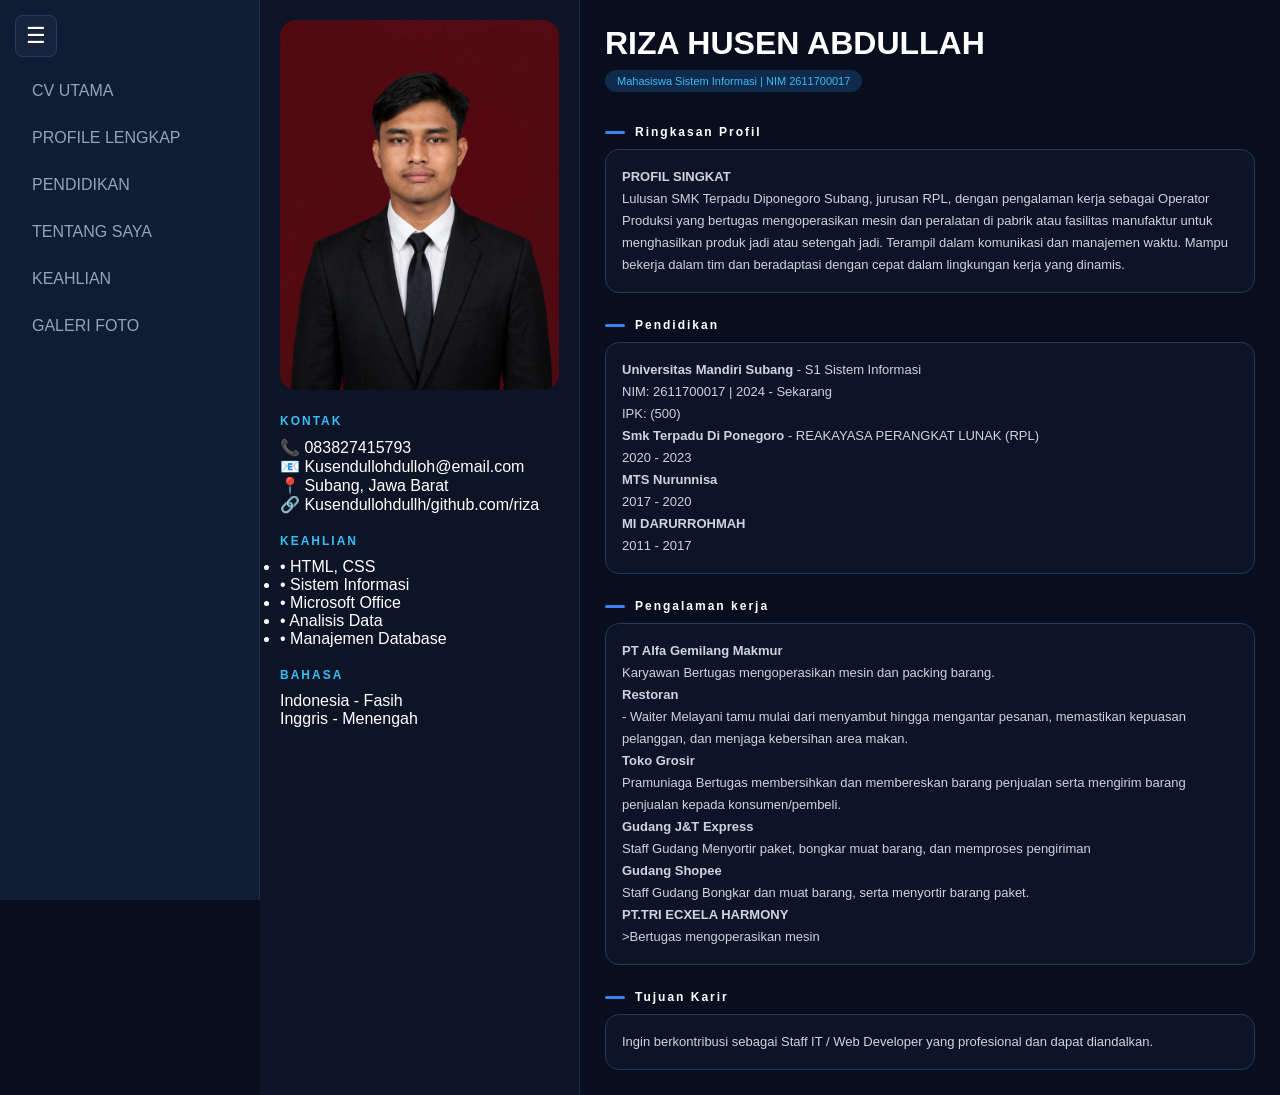
<file: index.html>
<!DOCTYPE html>
<html>
<head>
<title>CV - Riza Husen Abdullah</title>
   <meta property="og:title" content="cv riza ">
  <meta property="og:type" content="website">
  <meta property="og:image" content="https://kusendullohdulloh-beep.github.io/rizahusen/riza.jpg">
  <meta property="og:url" content="https://kusendullohdulloh-beep.github.io/rizahusen/">
  <meta property="og:description" content="Halo, saya riza. Ini adalah website CV saya, klik untuk lihat foto-foto saya.">
<link rel="stylesheet" href="style.css">
<link rel="icon" type="image/jpeg" href="riza.jpg">
</head>
<body>
  <button id="hamburger">☰</button>
<div id="overlay"></div>
<div class="navbar-cv" id="navbarCv">
  <a href="index.html">CV UTAMA</a>
  <a href="profile.html">PROFILE LENGKAP</a>
  <a href="education.html">PENDIDIKAN</a>
  <a href="about-me.html">TENTANG SAYA</a>
  <a href="hobies.html">KEAHLIAN</a>
  <a href="foto.html">GALERI FOTO</a>
</div>
<div class="cv-wrapper">
  <div class="sidebar">
    <img src="riza.jpg" class="foto-cv">
    <h2>KONTAK</h2>
    <p>📞 083827415793<br>📧 Kusendullohdulloh@email.com<br>📍 Subang, Jawa Barat<br>🔗  Kusendullohdullh/github.com/riza</p>
    <h2>KEAHLIAN</h2>
    <ul><li>• HTML, CSS</li><li>• Sistem Informasi</li><li>• Microsoft Office</li><li>• Analisis Data</li><li>• Manajemen Database</li></ul>
    <h2>BAHASA</h2>
    <p>Indonesia - Fasih<br>Inggris - Menengah</p>
  </div>
  <div class="main">
    <h1>RIZA HUSEN ABDULLAH</h1>
    <div class="job-title">Mahasiswa Sistem Informasi | NIM 2611700017</div>
    
    <div class="section-title">Ringkasan Profil</div>
    <div class="info-box"><b>PROFIL SINGKAT</b><br>
Lulusan SMK Terpadu Diponegoro Subang, jurusan RPL, dengan pengalaman kerja sebagai Operator Produksi yang bertugas mengoperasikan mesin dan peralatan di pabrik atau fasilitas manufaktur untuk menghasilkan produk jadi atau setengah jadi. Terampil dalam komunikasi dan manajemen waktu. Mampu bekerja dalam tim dan beradaptasi dengan cepat dalam lingkungan kerja yang dinamis.</div>
   
    <div class="section-title">Pendidikan</div>
    <div class="info-box"><b>Universitas Mandiri Subang</b> - S1 Sistem Informasi<br>NIM: 2611700017 | 2024 - Sekarang<br>IPK: (500)
    <br><b>Smk Terpadu Di Ponegoro </b>- REAKAYASA PERANGKAT LUNAK (RPL)<br>2020 - 2023<br><b>MTS Nurunnisa</b><br>2017 - 2020<br><b>MI DARURROHMAH</b><br>2011 - 2017</div>
    
    <div class="section-title">Pengalaman kerja</div>
    <div class="info-box"><b>PT Alfa Gemilang Makmur</b><br>Karyawan
Bertugas mengoperasikan mesin dan packing barang.<br><b>Restoran</b><br>- Waiter
Melayani tamu mulai dari menyambut hingga mengantar pesanan, memastikan kepuasan pelanggan, dan menjaga kebersihan area makan.<br><b>Toko Grosir</b><br>Pramuniaga
Bertugas membersihkan dan membereskan barang penjualan serta mengirim barang penjualan kepada konsumen/pembeli.<br><b>Gudang J&T Express </b><br>Staff Gudang
Menyortir paket, bongkar muat barang, dan memproses pengiriman<br><b>Gudang Shopee </b><br>Staff Gudang
Bongkar dan muat barang, serta menyortir barang paket.<br><b>PT.TRI ECXELA HARMONY</b><br>>Bertugas mengoperasikan mesin</div>
    
    <div class="section-title">Tujuan Karir</div>
    <div class="info-box">Ingin berkontribusi sebagai Staff IT / Web Developer yang profesional dan dapat diandalkan.</div>
  </div>
</div>
<script>
const nb=document.getElementById('navbarCv');
const ov=document.getElementById('overlay');
const wrap=document.querySelector('.cv-wrapper');
document.getElementById('hamburger').onclick=()=>{
  nb.classList.toggle('hide'); nb.classList.toggle('show');
  ov.classList.toggle('show'); wrap.classList.toggle('full');
};
ov.onclick=()=>{
  nb.classList.add('hide'); nb.classList.remove('show');
  ov.classList.remove('show'); wrap.classList.add('full');
};
if(window.innerWidth<=768){ nb.classList.add('hide'); wrap.classList.add('full'); }
</script>
</body>
</html>
</file>
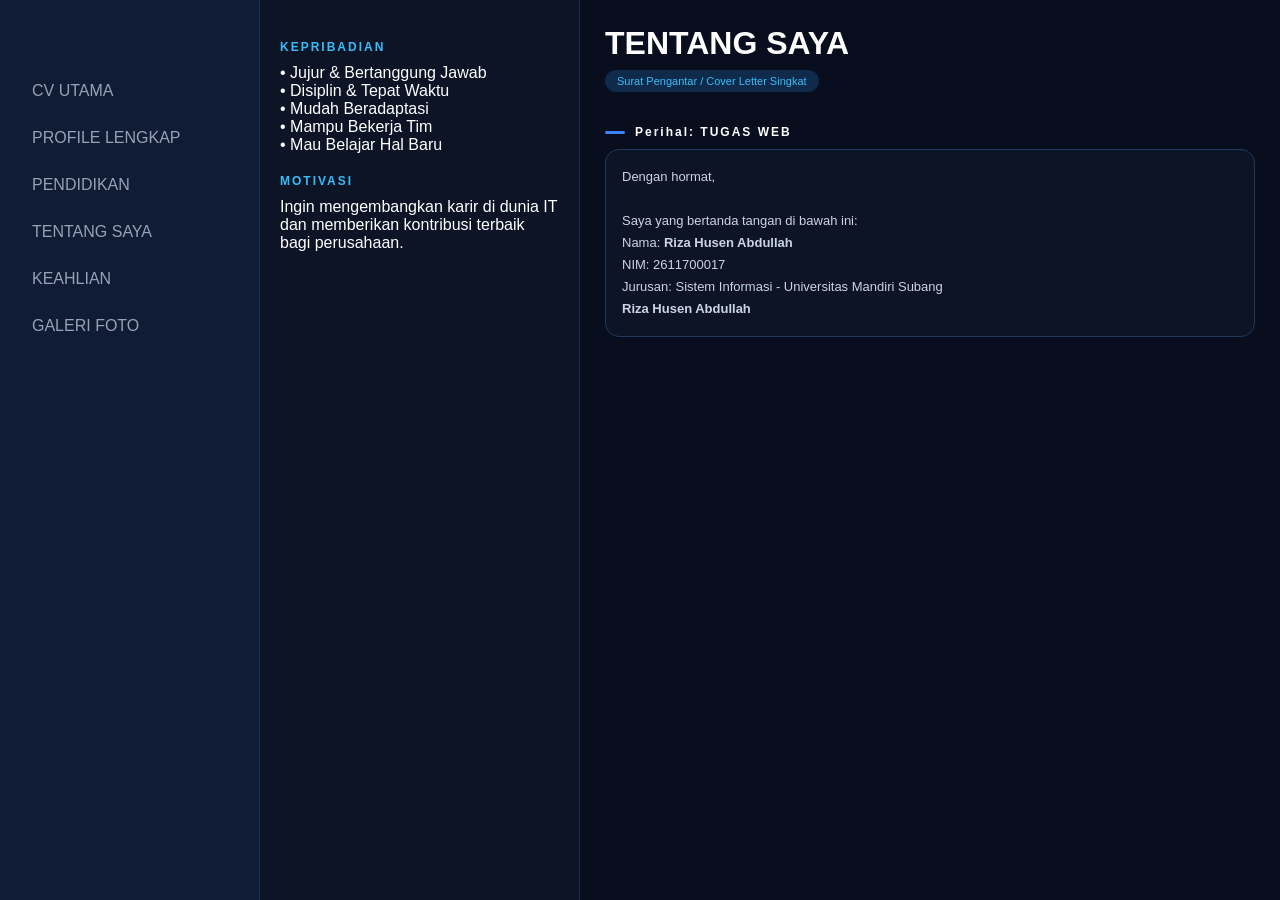
<file: about-me.html>
<!DOCTYPE html>
<html>
<head>
  <title>Tentang Saya - Riza</title>
  <link rel="stylesheet" href="style.css">
  <link rel="icon" type="image/jpeg" href="riza.jpg">
</head>
<body>
<div class="navbar-cv">
  <a href="index.html">CV UTAMA</a>
  <a href="profile.html">PROFILE LENGKAP</a>
  <a href="education.html">PENDIDIKAN</a>
  <a href="about-me.html">TENTANG SAYA</a>
  <a href="hobies.html">KEAHLIAN</a>
  <a href="foto.html">GALERI FOTO</a>
</div>
<div class="cv-wrapper">
  <div class="sidebar">
    <h2>KEPRIBADIAN</h2>
    <p>• Jujur & Bertanggung Jawab<br>• Disiplin & Tepat Waktu<br>• Mudah Beradaptasi<br>• Mampu Bekerja Tim<br>• Mau Belajar Hal Baru</p>
    <h2>MOTIVASI</h2>
    <p>Ingin mengembangkan karir di dunia IT dan memberikan kontribusi terbaik bagi perusahaan.</p>
  </div>
  <div class="main">
    <h1>TENTANG SAYA</h1>
    <div class="job-title">Surat Pengantar / Cover Letter Singkat</div>
    
    <div class="section-title">Perihal: TUGAS WEB </div>
    <div class="info-box">
      Dengan hormat,<br><br>
      Saya yang bertanda tangan di bawah ini:<br>
      Nama: <b>Riza Husen Abdullah</b><br>
      NIM: 2611700017<br>
      Jurusan: Sistem Informasi - Universitas Mandiri Subang<br>
      <b>Riza Husen Abdullah</b>
    </div>
  </div>
</div>
<script>
const nb=document.getElementById('navbarCv');
const ov=document.getElementById('overlay');
const wrap=document.querySelector('.cv-wrapper');
document.getElementById('hamburger').onclick=()=>{
  nb.classList.toggle('hide'); nb.classList.toggle('show');
  ov.classList.toggle('show'); wrap.classList.toggle('full');
};
ov.onclick=()=>{
  nb.classList.add('hide'); nb.classList.remove('show');
  ov.classList.remove('show'); wrap.classList.add('full');
};
if(window.innerWidth<=768){ nb.classList.add('hide'); wrap.classList.add('full'); }
</script>
</body>
</html>
</file>
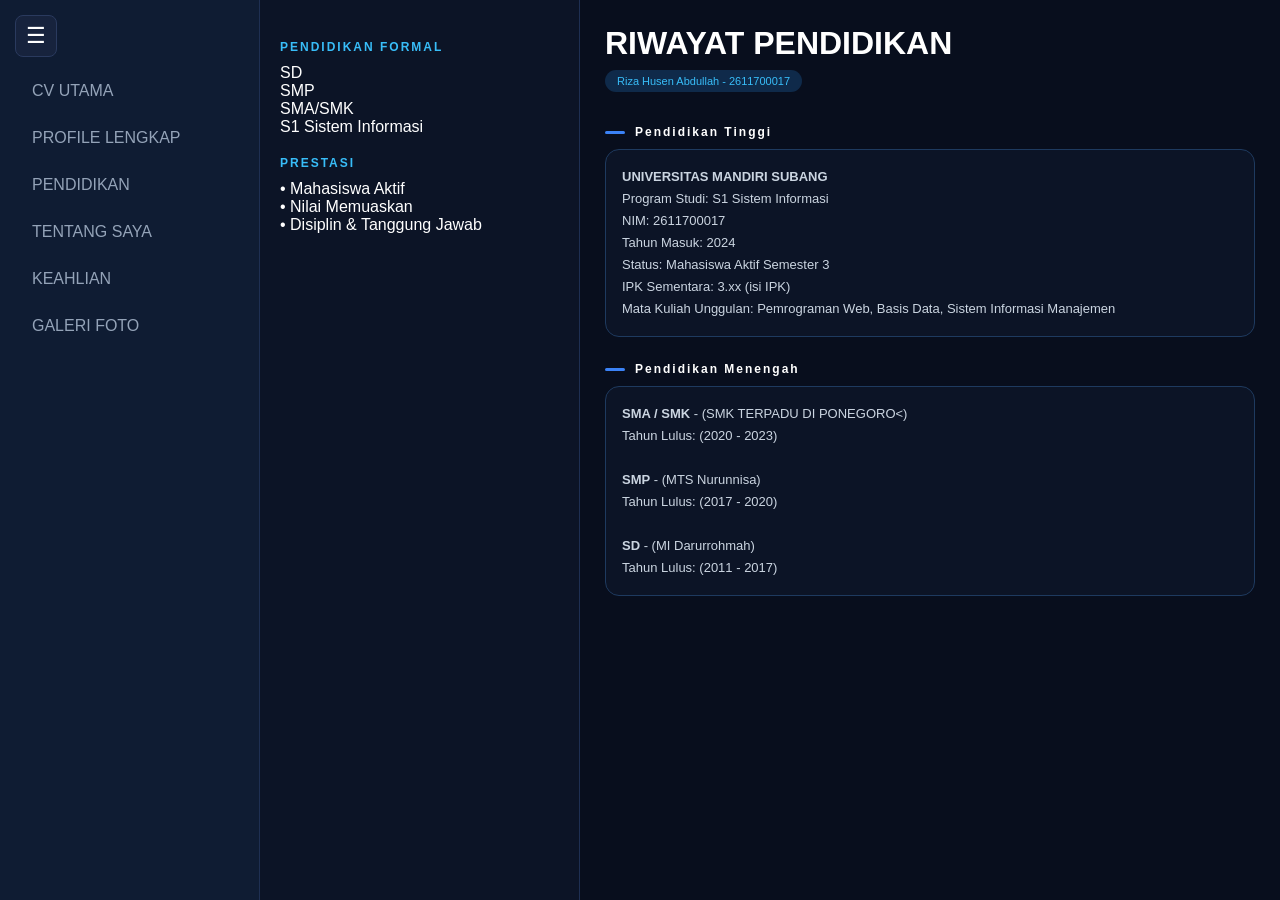
<file: education.html>
<!DOCTYPE html>
<html>
<head>
<title>Pendidikan - Riza</title>
<link rel="stylesheet" href="style.css">
<link rel="icon" type="image/jpeg" href="riza.jpg">
</head>
<body>
 <button id="hamburger">☰</button>
<div id="overlay"></div>
<div class="navbar-cv" id="navbarCv">
  <a href="index.html">CV UTAMA</a>
  <a href="profile.html">PROFILE LENGKAP</a>
  <a href="education.html">PENDIDIKAN</a>
  <a href="about-me.html">TENTANG SAYA</a>
  <a href="hobies.html">KEAHLIAN</a>
  <a href="foto.html">GALERI FOTO</a>
</div>
<div class="cv-wrapper">
  <div class="sidebar">
    <h2>PENDIDIKAN FORMAL</h2>
    <p>SD<br>SMP<br>SMA/SMK<br>S1 Sistem Informasi</p>
    <h2>PRESTASI</h2>
    <p>• Mahasiswa Aktif<br>• Nilai Memuaskan<br>• Disiplin & Tanggung Jawab</p>
  </div>
  <div class="main">
    <h1>RIWAYAT PENDIDIKAN</h1>
    <div class="job-title">Riza Husen Abdullah - 2611700017</div>
    
    <div class="section-title">Pendidikan Tinggi</div>
    <div class="info-box">
      <b>UNIVERSITAS MANDIRI SUBANG</b><br>
      Program Studi: S1 Sistem Informasi<br>
      NIM: 2611700017<br>
      Tahun Masuk: 2024<br>
      Status: Mahasiswa Aktif Semester 3<br>
      IPK Sementara: 3.xx (isi IPK)<br>
      Mata Kuliah Unggulan: Pemrograman Web, Basis Data, Sistem Informasi Manajemen
    </div>

    <div class="section-title">Pendidikan Menengah</div>
    <div class="info-box">
      <b>SMA / SMK</b> - (SMK TERPADU DI PONEGORO<)<br>
      Tahun Lulus: (2020 - 2023)<br><br>
      <b>SMP</b> - (MTS Nurunnisa)<br>
      Tahun Lulus: (2017 - 2020)<br><br>
      <b>SD</b> - (MI Darurrohmah)<br>
      Tahun Lulus: (2011 - 2017)
    </div>
  </div>
</div>
<script>
const nb=document.getElementById('navbarCv');
const ov=document.getElementById('overlay');
const wrap=document.querySelector('.cv-wrapper');
document.getElementById('hamburger').onclick=()=>{
  nb.classList.toggle('hide'); nb.classList.toggle('show');
  ov.classList.toggle('show'); wrap.classList.toggle('full');
};
ov.onclick=()=>{
  nb.classList.add('hide'); nb.classList.remove('show');
  ov.classList.remove('show'); wrap.classList.add('full');
};
if(window.innerWidth<=768){ nb.classList.add('hide'); wrap.classList.add('full'); }
</script>
</body>
</html>
</file>
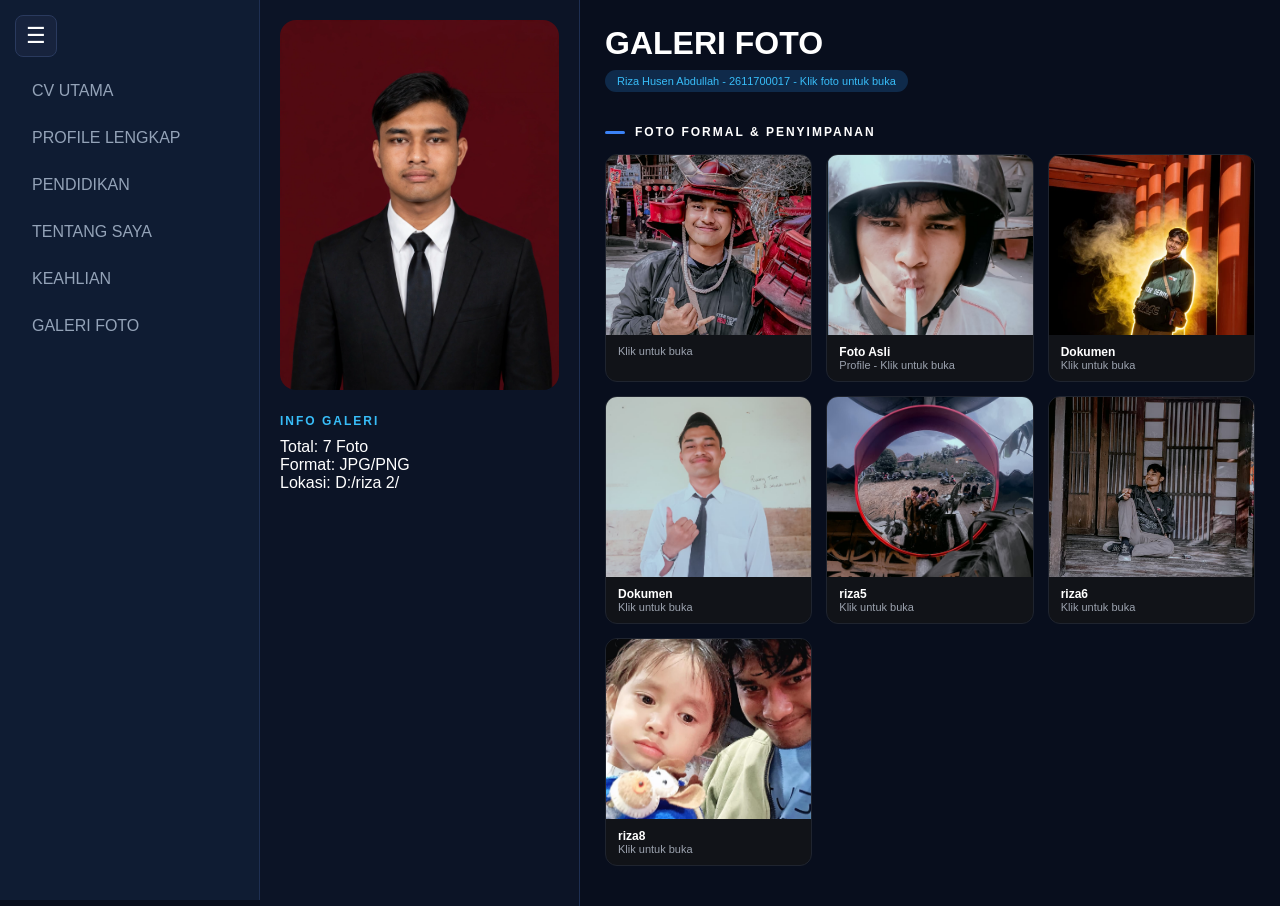
<file: foto.html>
<!DOCTYPE html>
<html>
<head>
<meta charset="UTF-8">
<meta name="viewport" content="width=device-width, initial-scale=1.0">
<title>Galeri Foto - Riza Husen Abdullah</title>
<link rel="stylesheet" href="style.css">
<link rel="icon" type="image/jpeg" href="riza.jpg">
<style>
  .gallery-grid { 
    display:grid; 
    grid-template-columns:repeat(auto-fill,minmax(180px,1fr)); 
    gap:14px; 
    margin:15px 0; 
  }
  .gallery-item { 
    background:#111318; 
    border:1px solid #1f242f; 
    border-radius:12px; 
    overflow:hidden; 
    cursor:pointer; 
    transition:0.2s; 
    text-decoration:none;
    display:block;
  }
  .gallery-item:hover { 
    transform:translateY(-4px); 
    border-color:#2563eb; 
    box-shadow:0 10px 25px rgba(0,0,0,0.5); 
  }
  .gallery-item img { width:100%; height:180px; object-fit:cover; display:block; }
  .gallery-item .caption { padding:10px 12px; font-size:11px; color:#9ca3af; }
  .gallery-item .caption b { color:white; display:block; font-size:12px; }
</style>
</head>
<body>

<button id="hamburger">☰</button>
<div id="overlay"></div>
<div class="navbar-cv" id="navbarCv">
  <a href="index.html">CV UTAMA</a>
  <a href="profile.html">PROFILE LENGKAP</a>
  <a href="education.html">PENDIDIKAN</a>
  <a href="about-me.html">TENTANG SAYA</a>
  <a href="hobies.html">KEAHLIAN</a>
  <a href="foto.html">GALERI FOTO</a>
</div>

<div class="cv-wrapper">
  <div class="sidebar">
    <img src="riza.jpg" class="foto-cv" onerror="this.src='riza4.jpeg'">
    <h2>INFO GALERI</h2>
    <p>
      Total: 7 Foto<br>
      Format: JPG/PNG<br>
      Lokasi: D:/riza 2/<br><br>
    </p>
  </div>

  <div class="main">
    <h1>GALERI FOTO</h1>
    <div class="job-title">Riza Husen Abdullah - 2611700017 - Klik foto untuk buka</div>

    <div class="section-title">FOTO FORMAL & PENYIMPANAN</div>
    
    <div class="gallery-grid">
      <a href="riza1.jpeg" target="_blank" class="gallery-item">
        <img src="riza1.jpeg"><div class="caption">Klik untuk buka</div>
      </a>
      <a href="riza2.jpeg" target="_blank" class="gallery-item">
        <img src="riza2.jpeg"><div class="caption"><b>Foto Asli</b>Profile - Klik untuk buka</div>
      </a>
      <a href="riza3.jpeg" target="_blank" class="gallery-item">
        <img src="riza3.jpeg"><div class="caption"><b>Dokumen</b>Klik untuk buka</div>
      </a>
      <a href="riza4.jpeg" target="_blank" class="gallery-item">
        <img src="riza4.jpeg"><div class="caption"><b>Dokumen</b>Klik untuk buka</div>
      </a>
      <a href="riza5.jpeg" target="_blank" class="gallery-item">
        <img src="riza5.jpeg"><div class="caption"><b>riza5</b>Klik untuk buka</div>
      </a>
      <a href="riza6.jpeg" target="_blank" class="gallery-item">
        <img src="riza6.jpeg"><div class="caption"><b>riza6</b>Klik untuk buka</div>
      </a>
      <a href="riza8.jpeg" target="_blank" class="gallery-item">
        <img src="riza8.jpeg"><div class="caption"><b>riza8</b>Klik untuk buka</div>
      </a>
    </div>

  </div>
</div>
<script>
const nb=document.getElementById('navbarCv');
const ov=document.getElementById('overlay');
const wrap=document.querySelector('.cv-wrapper');
document.getElementById('hamburger').onclick=()=>{
  nb.classList.toggle('hide'); nb.classList.toggle('show');
  ov.classList.toggle('show'); wrap.classList.toggle('full');
};
ov.onclick=()=>{
  nb.classList.add('hide'); nb.classList.remove('show');
  ov.classList.remove('show'); wrap.classList.add('full');
};
if(window.innerWidth<=768){ nb.classList.add('hide'); wrap.classList.add('full'); }
</script>

</body>
</html>
</file>
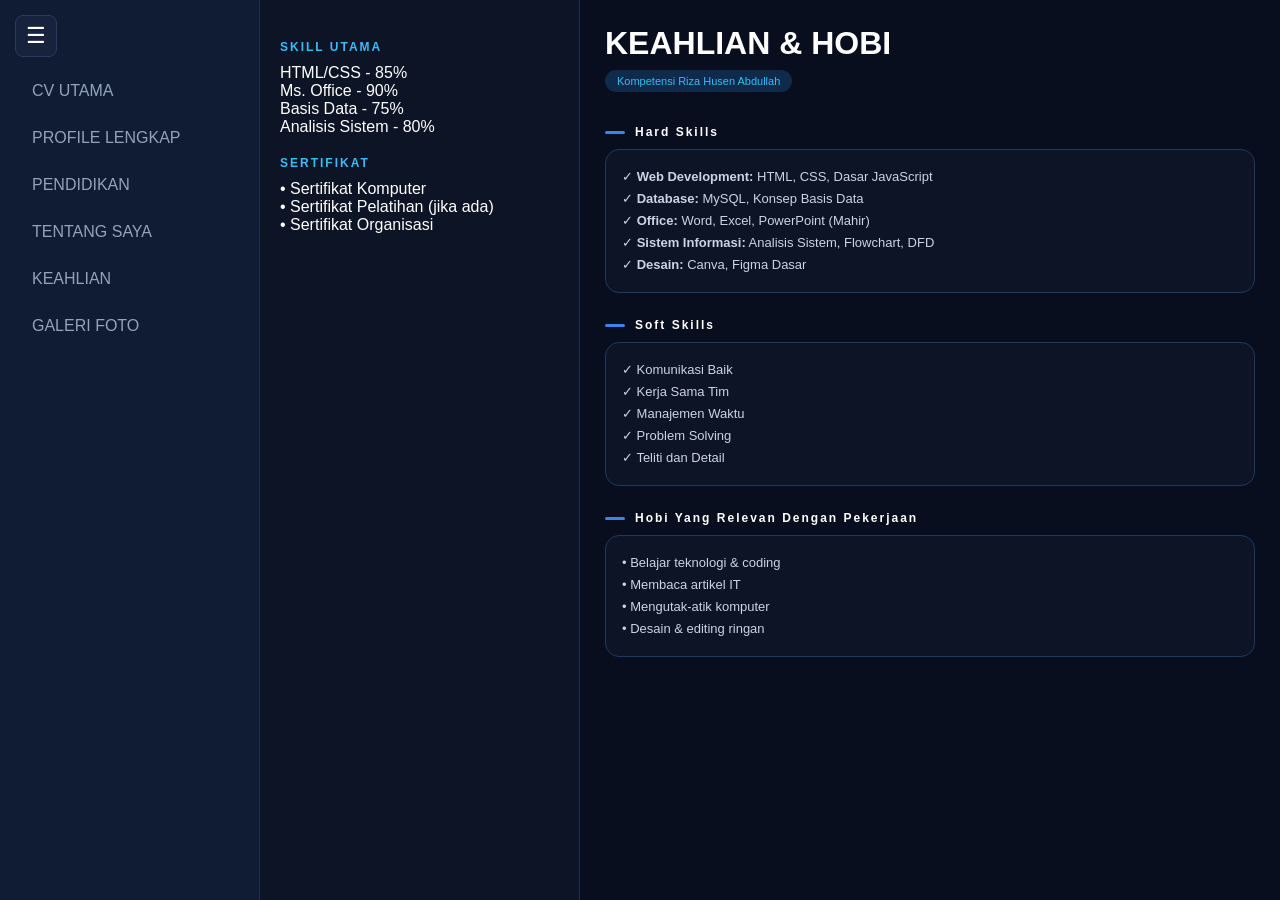
<file: hobies.html>
<!DOCTYPE html>
<html>
<head><title>Keahlian - Riza</title>
  <link rel="stylesheet" href="style.css">
  <link rel="icon" type="image/jpeg" href="riza.jpg">
</head>
<body>
 <button id="hamburger">☰</button>
<div id="overlay"></div>
<div class="navbar-cv" id="navbarCv">
  <a href="index.html">CV UTAMA</a>
  <a href="profile.html">PROFILE LENGKAP</a>
  <a href="education.html">PENDIDIKAN</a>
  <a href="about-me.html">TENTANG SAYA</a>
  <a href="hobies.html">KEAHLIAN</a>
  <a href="foto.html">GALERI FOTO</a>
</div>
<div class="cv-wrapper">
  <div class="sidebar">
    <h2>SKILL UTAMA</h2>
    <p>HTML/CSS - 85%<br>Ms. Office - 90%<br>Basis Data - 75%<br>Analisis Sistem - 80%</p>
    <h2>SERTIFIKAT</h2>
    <p>• Sertifikat Komputer<br>• Sertifikat Pelatihan (jika ada)<br>• Sertifikat Organisasi</p>
  </div>
  <div class="main">
    <h1>KEAHLIAN & HOBI</h1>
    <div class="job-title">Kompetensi Riza Husen Abdullah</div>
    
    <div class="section-title">Hard Skills</div>
    <div class="info-box">
      ✓ <b>Web Development:</b> HTML, CSS, Dasar JavaScript<br>
      ✓ <b>Database:</b> MySQL, Konsep Basis Data<br>
      ✓ <b>Office:</b> Word, Excel, PowerPoint (Mahir)<br>
      ✓ <b>Sistem Informasi:</b> Analisis Sistem, Flowchart, DFD<br>
      ✓ <b>Desain:</b> Canva, Figma Dasar
    </div>

    <div class="section-title">Soft Skills</div>
    <div class="info-box">
      ✓ Komunikasi Baik<br>
      ✓ Kerja Sama Tim<br>
      ✓ Manajemen Waktu<br>
      ✓ Problem Solving<br>
      ✓ Teliti dan Detail
    </div>

    <div class="section-title">Hobi Yang Relevan Dengan Pekerjaan</div>
    <div class="info-box">
      • Belajar teknologi & coding<br>
      • Membaca artikel IT<br>
      • Mengutak-atik komputer<br>
      • Desain & editing ringan
    </div>
  </div>
</div>
<script>
const nb=document.getElementById('navbarCv');
const ov=document.getElementById('overlay');
const wrap=document.querySelector('.cv-wrapper');
document.getElementById('hamburger').onclick=()=>{
  nb.classList.toggle('hide'); nb.classList.toggle('show');
  ov.classList.toggle('show'); wrap.classList.toggle('full');
};
ov.onclick=()=>{
  nb.classList.add('hide'); nb.classList.remove('show');
  ov.classList.remove('show'); wrap.classList.add('full');
};
if(window.innerWidth<=768){ nb.classList.add('hide'); wrap.classList.add('full'); }
</script>
</body>
</html>
</file>
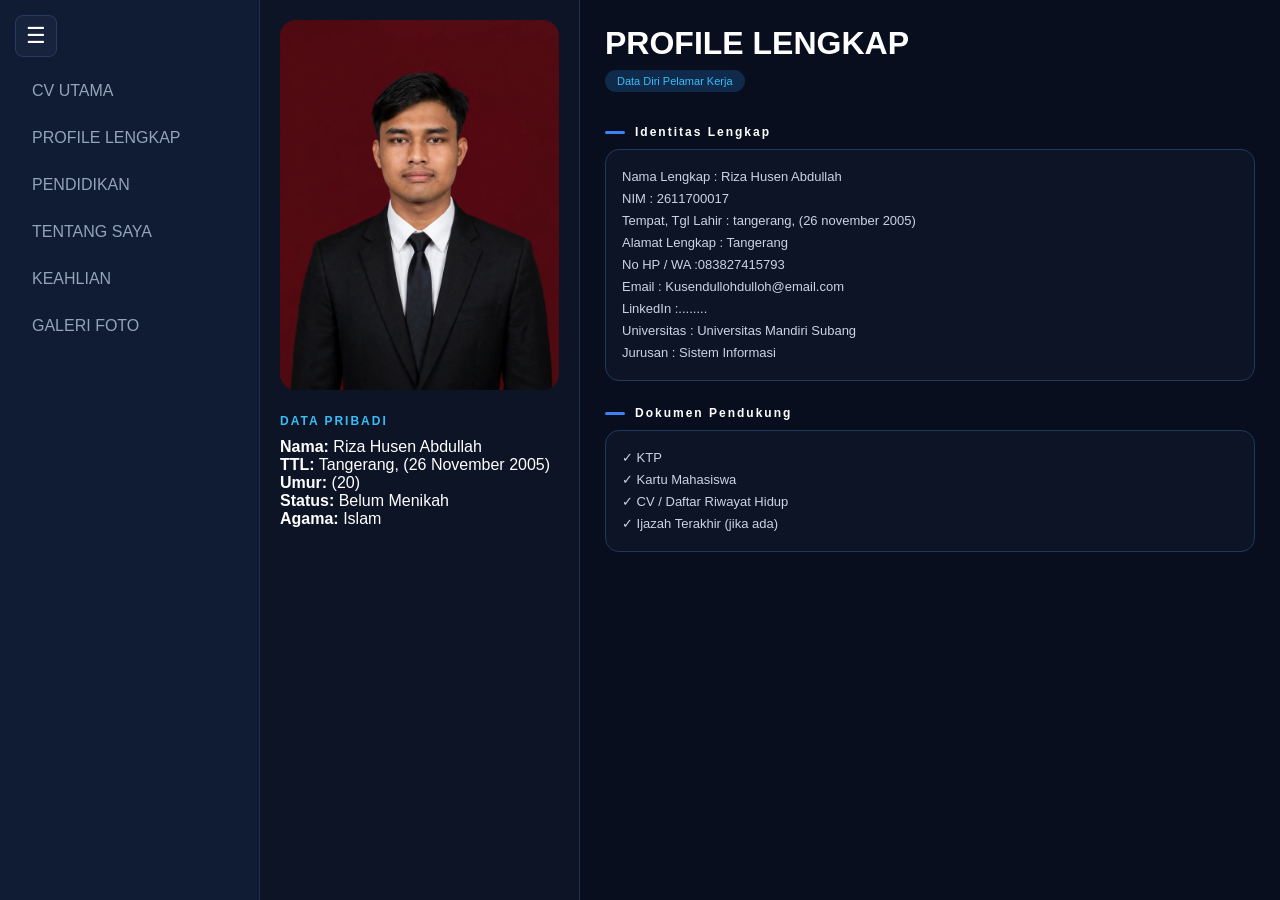
<file: profile.html>
<!DOCTYPE html>
<html>
<head>
  
<title>Profile Lengkap - Riza</title>
<link rel="stylesheet" href="style.css">
<link rel="icon" type="image/jpeg" href="riza.jpg">
</head>
<body>
 <button id="hamburger">☰</button>
<div id="overlay"></div>
<div class="navbar-cv" id="navbarCv">
  <a href="index.html">CV UTAMA</a>
  <a href="profile.html">PROFILE LENGKAP</a>
  <a href="education.html">PENDIDIKAN</a>
  <a href="about-me.html">TENTANG SAYA</a>
  <a href="hobies.html">KEAHLIAN</a>
  <a href="foto.html">GALERI FOTO</a>
</div>
<div class="cv-wrapper">
  <div class="sidebar">
    <img src="riza.jpg" class="foto-cv">
    <h2>DATA PRIBADI</h2>
    <p><b>Nama:</b> Riza Husen Abdullah<br><b>TTL:</b> Tangerang, (26 November 2005)<br><b>Umur:</b> (20)<br><b>Status:</b> Belum Menikah<br><b>Agama:</b> Islam</p>
  </div>
  <div class="main">
    <h1>PROFILE LENGKAP</h1>
    <div class="job-title">Data Diri Pelamar Kerja</div>
    <div class="section-title">Identitas Lengkap</div>
    <div class="info-box">
      Nama Lengkap : Riza Husen Abdullah<br>
      NIM : 2611700017<br>
      Tempat, Tgl Lahir : tangerang, (26 november 2005)<br>
      Alamat Lengkap : Tangerang<br>
      No HP / WA :083827415793<br>
      Email : Kusendullohdulloh@email.com<br>
      LinkedIn :........<br>
      Universitas : Universitas Mandiri Subang<br>
      Jurusan : Sistem Informasi
    </div>
    <div class="section-title">Dokumen Pendukung</div>
    <div class="info-box">✓ KTP<br>✓ Kartu Mahasiswa<br>✓ CV / Daftar Riwayat Hidup<br>✓ Ijazah Terakhir (jika ada)</div>
  </div>
</div>
<script>
const nb=document.getElementById('navbarCv');
const ov=document.getElementById('overlay');
const wrap=document.querySelector('.cv-wrapper');
document.getElementById('hamburger').onclick=()=>{
  nb.classList.toggle('hide'); nb.classList.toggle('show');
  ov.classList.toggle('show'); wrap.classList.toggle('full');
};
ov.onclick=()=>{
  nb.classList.add('hide'); nb.classList.remove('show');
  ov.classList.remove('show'); wrap.classList.add('full');
};
if(window.innerWidth<=768){ nb.classList.add('hide'); wrap.classList.add('full'); }
</script>
</body>
</html>
</file>
<file: style.css>
*{margin:0; padding:0; box-sizing:border-box; font-family:Arial}
body{background:#080e1d; color:white; overflow-x:hidden}
.navbar-cv{
  width:260px; height:100vh; background:#0f1c33;
  position:fixed; top:0; left:0; padding:20px; padding-top:70px;
  border-right:1px solid #1e2f52; transition:0.35s ease; z-index:1100;
  display:flex; flex-direction:column; gap:5px;
}
.navbar-cv a{color:#94a3b8; text-decoration:none; padding:12px; border-radius:8px}
.navbar-cv a:hover{background:#162447; color:white}
.navbar-cv.hide{transform:translateX(-100%)}
.cv-wrapper{display:flex; margin-left:260px; min-height:100vh; transition:0.35s ease}
.cv-wrapper.full{margin-left:0}
.sidebar{width:320px; background:#0c1426; padding:20px; border-right:1px solid #1e2f52}
.main{flex:1; padding:25px}
.foto-cv{width:100%; border-radius:16px}
h2{color:#38bdf8; font-size:12px; letter-spacing:2px; margin:20px 0 10px 0}
.section-title{display:flex; align-items:center; gap:10px; margin:25px 0 10px 0; font-size:12px; letter-spacing:2px; font-weight:bold}
.section-title::before{content:''; width:20px; height:3px; background:#3b82f6; display:block; border-radius:2px}
.info-box{background:rgba(15,23,42,0.7); border:1px solid #1e3a5f; border-radius:14px; padding:16px; line-height:22px; font-size:13px; color:#cbd5e1}
.job-title{background:#0f2a4a; display:inline-block; padding:5px 12px; border-radius:20px; font-size:11px; color:#38bdf8; margin:8px 0}
#hamburger{position:fixed; top:15px; left:15px; z-index:1200; font-size:22px; background:#17233d; color:white; border:1px solid #2a3a5e; width:42px; height:42px; border-radius:8px; cursor:pointer}
#overlay{display:none; position:fixed; inset:0; background:rgba(0,0,0,0.6); z-index:1050} #overlay.show{display:block}
@media(max-width:768px){.navbar-cv{transform:translateX(-100%)} .navbar-cv.show{transform:translateX(0)} .cv-wrapper{margin-left:0; flex-direction:column} .sidebar{width:100%}}
</file>
